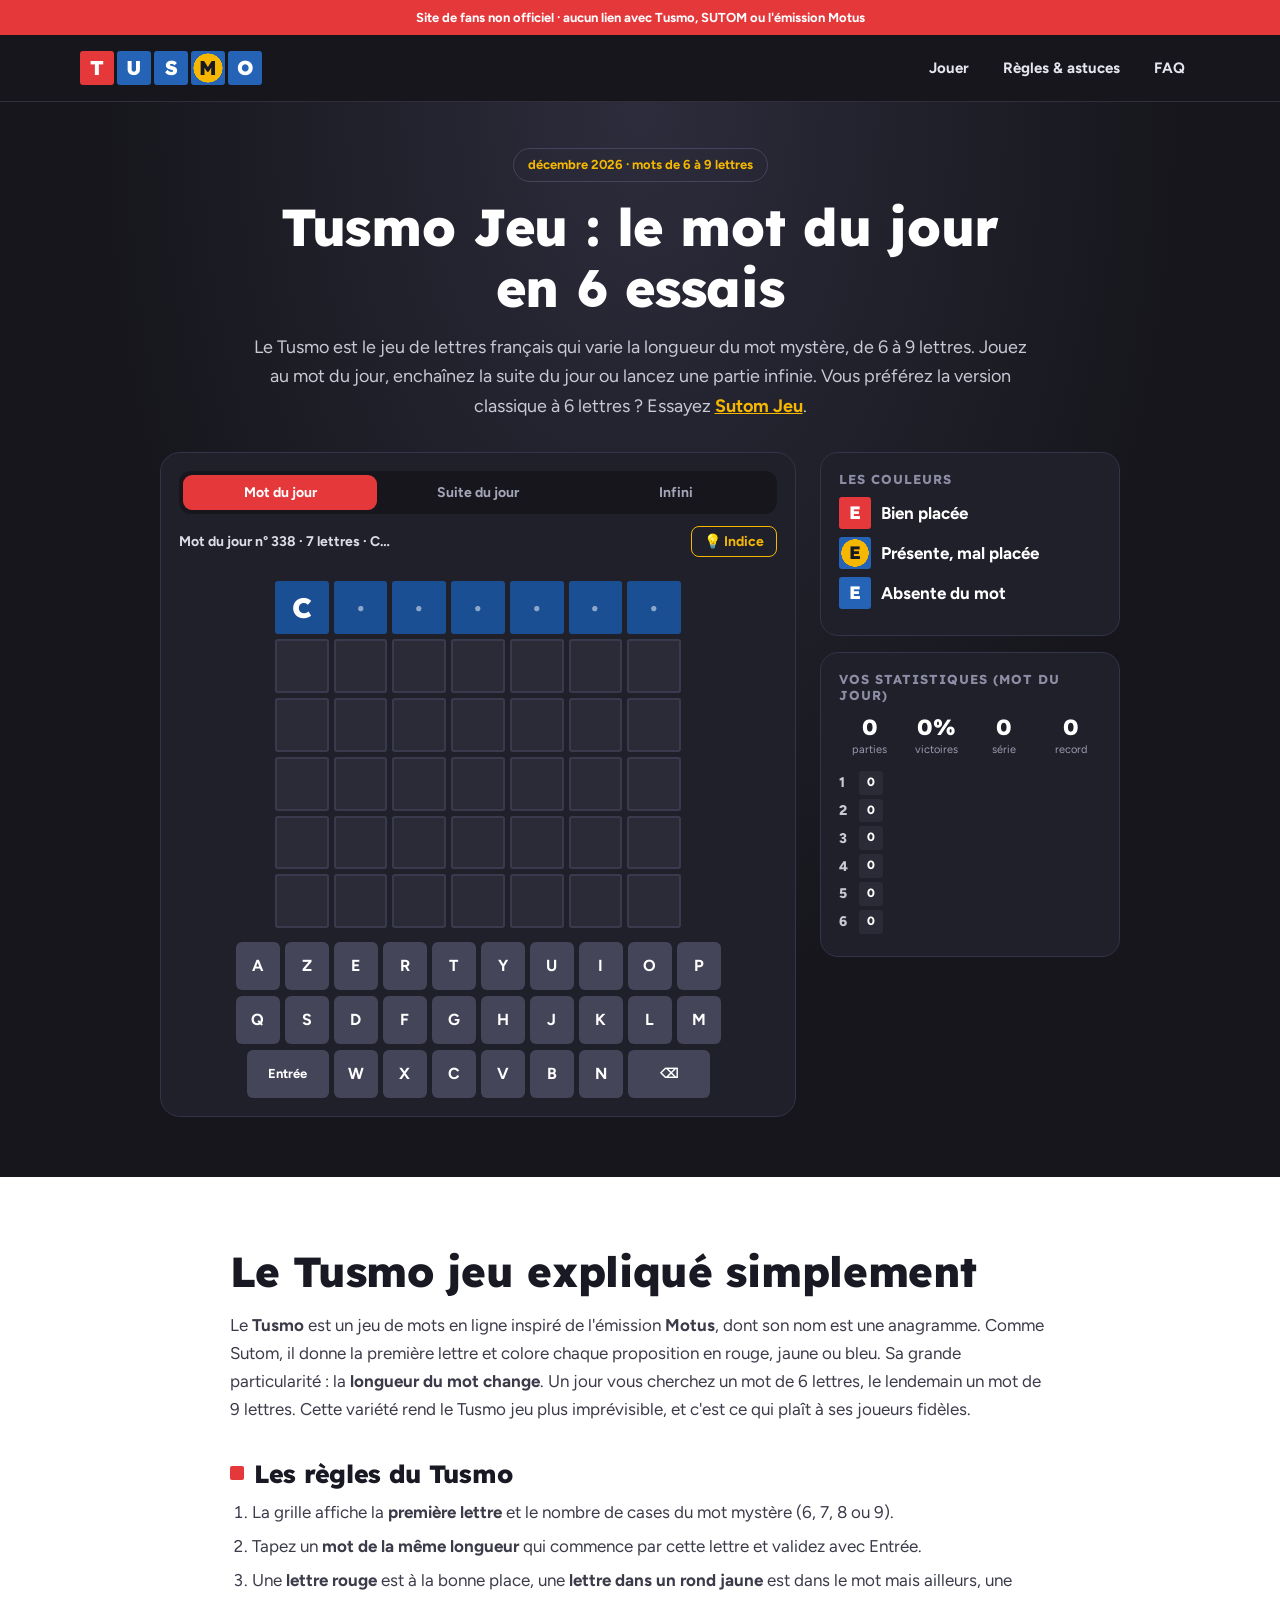
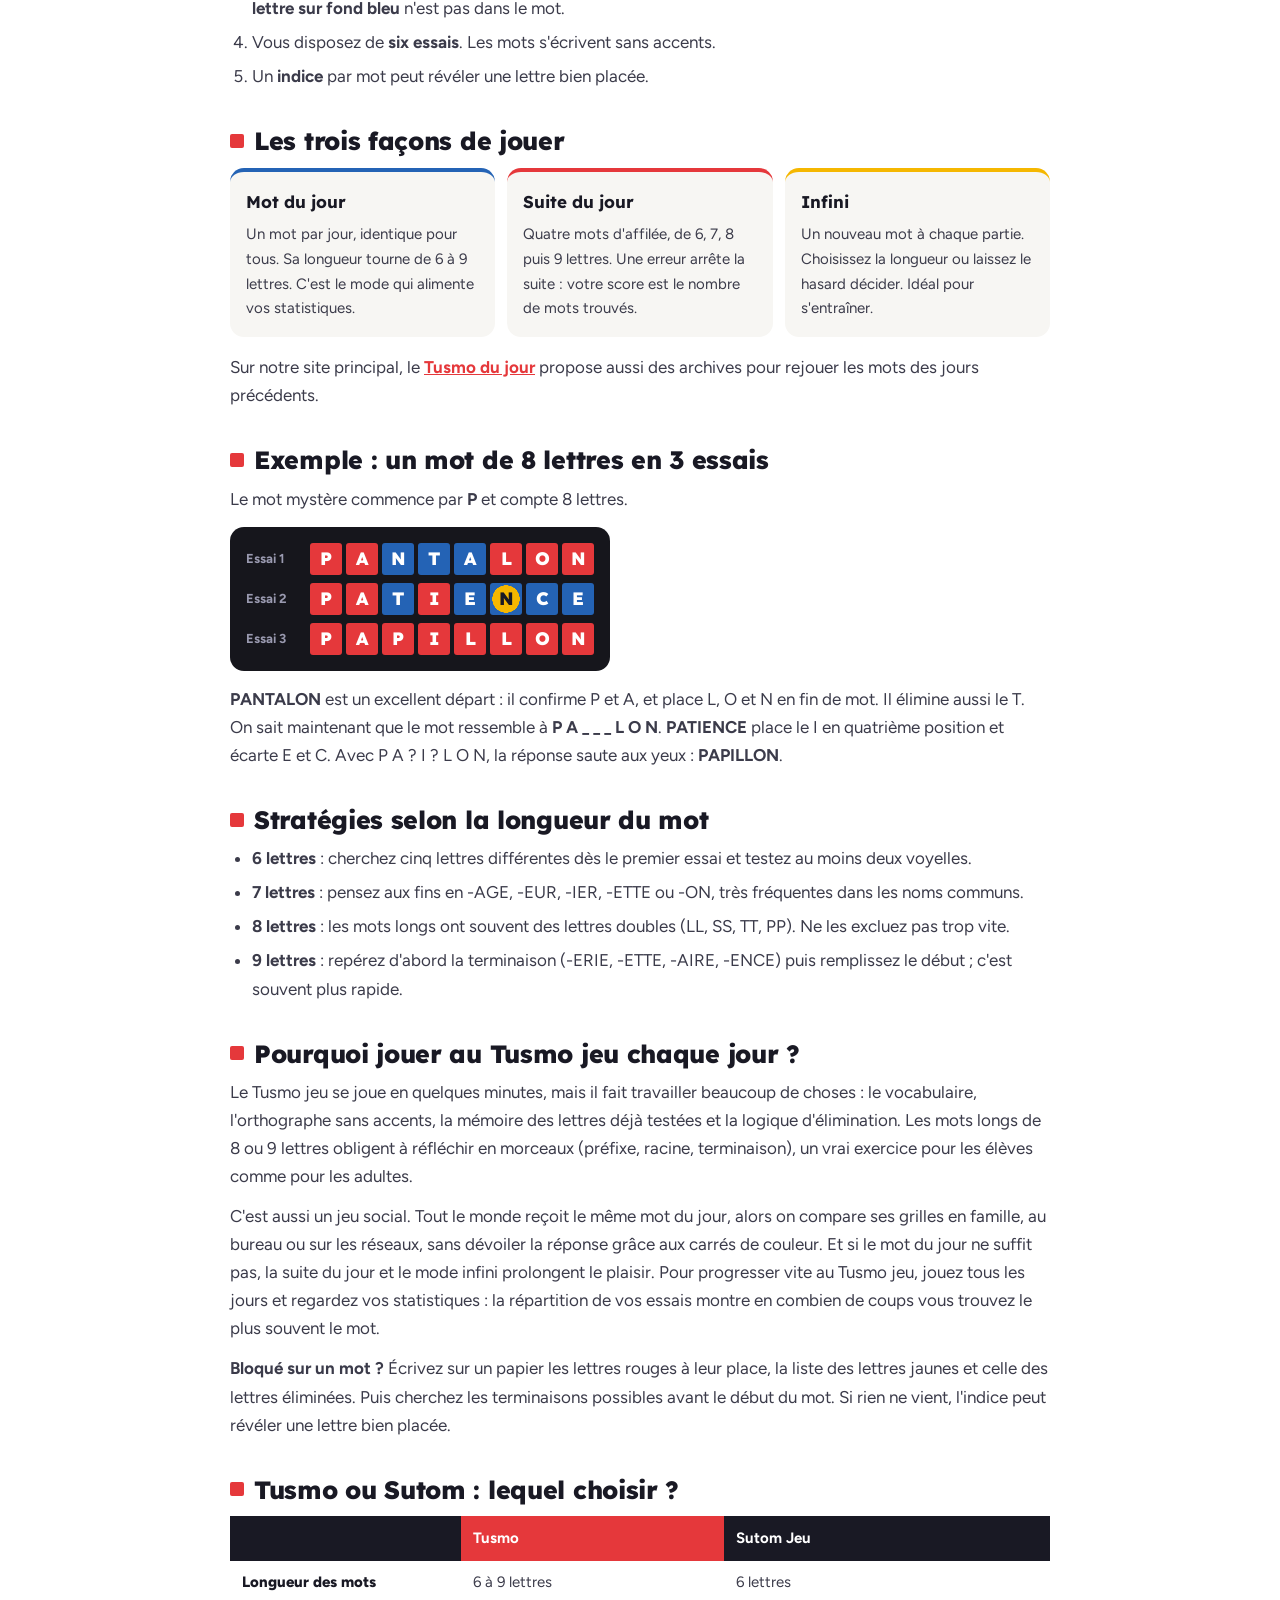
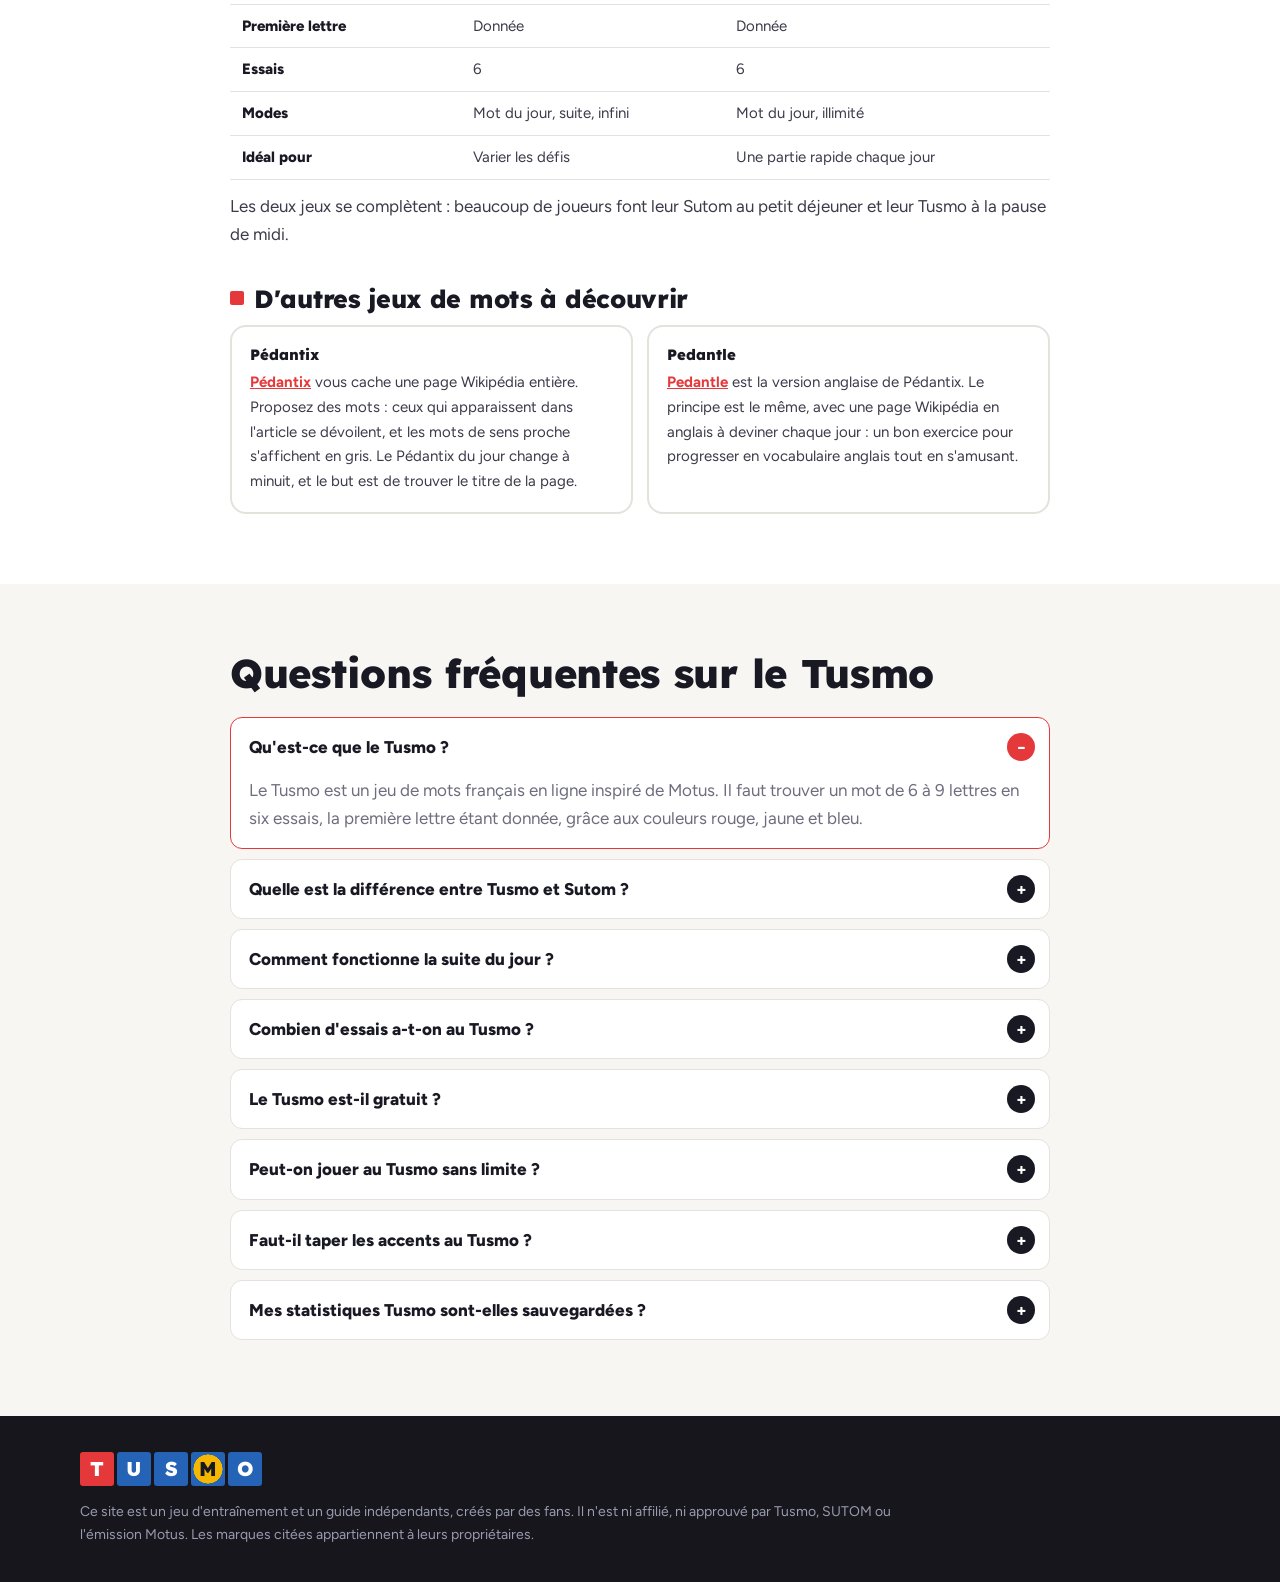
<file: index.html>
<!DOCTYPE html>
<html lang="fr">
<head>
 <meta name="google-site-verification" content="_2cjBopcNoodt6miAk3ENQZvLLurfGQB2GaKLoabiXg" />
<meta charset="UTF-8">
<meta name="viewport" content="width=device-width, initial-scale=1">
<title>Tusmo Jeu Gratuit (novembre 2026) – Mot du Jour, Suite et Partie Infinie</title>
<meta name="description" content="Jouez au Tusmo gratuitement : trouvez des mots de 6 à 9 lettres en 6 essais, première lettre donnée. Mot du jour, suite du jour de 4 mots, partie infinie, règles et stratégies.">
<meta name="robots" content="index, follow">
<meta property="og:title" content="Tusmo Jeu – Mot du jour, suite du jour et partie infinie">
<meta property="og:description" content="Le jeu de mots Tusmo en ligne : mots de 6 à 9 lettres, carrés rouges et ronds jaunes. Règles, astuces par longueur de mot et statistiques.">
<meta property="og:type" content="website">
<meta property="og:locale" content="fr_FR">
<link rel="preconnect" href="https://fonts.googleapis.com">
<link rel="preconnect" href="https://fonts.gstatic.com" crossorigin>
<link href="https://fonts.googleapis.com/css2?family=Lexend:wght@500;700;800&family=Figtree:wght@400;600;700;800&display=swap" rel="stylesheet">
<link rel="stylesheet" href="style.css">
<script type="application/ld+json">
{
 "@context": "https://schema.org",
 "@type": "FAQPage",
 "mainEntity": [
  {
   "@type": "Question",
   "name": "Qu'est-ce que le Tusmo ?",
   "acceptedAnswer": {
    "@type": "Answer",
    "text": "Le Tusmo est un jeu de mots français en ligne inspiré de Motus. Il faut trouver un mot de 6 à 9 lettres en six essais, la première lettre étant donnée, grâce aux couleurs rouge, jaune et bleu."
   }
  },
  {
   "@type": "Question",
   "name": "Quelle est la différence entre Tusmo et Sutom ?",
   "acceptedAnswer": {
    "@type": "Answer",
    "text": "Les deux jeux utilisent les mêmes couleurs et donnent la première lettre. Le Tusmo fait varier la longueur du mot de 6 à 9 lettres et propose une suite de quatre mots, alors que Sutom Jeu se joue avec des mots de 6 lettres."
   }
  },
  {
   "@type": "Question",
   "name": "Comment fonctionne la suite du jour ?",
   "acceptedAnswer": {
    "@type": "Answer",
    "text": "La suite du jour enchaîne quatre mots de 6, 7, 8 et 9 lettres. Chaque mot se joue en six essais. Si vous en ratez un, la suite s'arrête et votre score est le nombre de mots trouvés."
   }
  },
  {
   "@type": "Question",
   "name": "Combien d'essais a-t-on au Tusmo ?",
   "acceptedAnswer": {
    "@type": "Answer",
    "text": "Vous avez six essais par mot, quelle que soit sa longueur. Un indice par mot peut révéler une lettre bien placée."
   }
  },
  {
   "@type": "Question",
   "name": "Le Tusmo est-il gratuit ?",
   "acceptedAnswer": {
    "@type": "Answer",
    "text": "Oui. Le Tusmo se joue gratuitement dans le navigateur, sur mobile ou ordinateur, sans inscription ni téléchargement."
   }
  },
  {
   "@type": "Question",
   "name": "Peut-on jouer au Tusmo sans limite ?",
   "acceptedAnswer": {
    "@type": "Answer",
    "text": "Oui, avec le mode Infini. Un nouveau mot est tiré à chaque partie et vous pouvez choisir sa longueur, de 6 à 9 lettres."
   }
  },
  {
   "@type": "Question",
   "name": "Faut-il taper les accents au Tusmo ?",
   "acceptedAnswer": {
    "@type": "Answer",
    "text": "Non. Les mots s'écrivent sans accents ni cédilles. Si vous tapez une lettre accentuée au clavier, elle est convertie automatiquement en lettre simple."
   }
  },
  {
   "@type": "Question",
   "name": "Mes statistiques Tusmo sont-elles sauvegardées ?",
   "acceptedAnswer": {
    "@type": "Answer",
    "text": "Oui, dans votre navigateur. Parties jouées, pourcentage de victoires, série en cours et répartition des essais sont gardés sur votre appareil, sans compte."
   }
  }
 ]
}
</script>
</head>
<body>

<div class="notice">Site de fans non officiel · aucun lien avec Tusmo, SUTOM ou l'émission Motus</div>

<header class="top">
  <div class="wrap top-in">
    <a href="#" class="brand" aria-label="Tusmo"><span class="lg r">T</span><span class="lg">U</span><span class="lg">S</span><span class="lg y">M</span><span class="lg">O</span></a>
    <button class="hamb" aria-label="Ouvrir le menu" aria-expanded="false"><span></span><span></span><span></span></button>
    <nav class="nav" aria-label="Menu principal">
      <a href="#jeu">Jouer</a>
      <a href="#regles">Règles &amp; astuces</a>
      <a href="#faq">FAQ</a>
    </nav>
  </div>
</header>

<main>
<section class="hero">
  <div class="wrap">
    <div class="h-head">
      <p class="kick"><span class="cm">novembre 2026</span> · mots de 6 à 9 lettres</p>
      <h1>Tusmo Jeu : le mot du jour en 6 essais</h1>
      <p class="lead">Le Tusmo est le jeu de lettres français qui varie la longueur du mot mystère, de 6 à 9 lettres. Jouez au mot du jour, enchaînez la suite du jour ou lancez une partie infinie. Vous préférez la version classique à 6 lettres ? Essayez <a href="https://sutomjeu.com/">Sutom Jeu</a>.</p>
    </div>
    <div class="play">
      <div class="game" id="jeu">
        <div class="modes" role="tablist" aria-label="Mode de jeu">
          <button type="button" class="on" data-m="jour" role="tab" aria-selected="true">Mot du jour</button>
          <button type="button" data-m="suite" role="tab" aria-selected="false">Suite du jour</button>
          <button type="button" data-m="libre" role="tab" aria-selected="false">Infini</button>
        </div>
        <div class="g-bar">
          <p class="g-info" id="info"></p>
          <select id="len" aria-label="Longueur du mot" hidden><option value="0">Longueur aléatoire</option><option value="6">6 lettres</option><option value="7">7 lettres</option><option value="8">8 lettres</option><option value="9">9 lettres</option></select>
          <button type="button" class="hint" id="hint">💡 Indice</button>
        </div>
        <div class="steps" id="steps" hidden></div>
        <div class="grid" id="grid" aria-live="polite"></div>
        <div class="kb" id="kb" aria-label="Clavier"></div>
        <div class="end" id="end" hidden></div>
      </div>
      <aside class="side">
        <div class="legend">
          <p class="s-h">Les couleurs</p>
          <p><span class="sq r">E</span> Bien placée</p>
          <p><span class="sq y">E</span> Présente, mal placée</p>
          <p><span class="sq b">E</span> Absente du mot</p>
        </div>
        <div class="stats">
          <p class="s-h">Vos statistiques (mot du jour)</p>
          <div class="st-n" id="stN"></div>
          <div class="dist" id="dist"></div>
        </div>
      </aside>
    </div>
  </div>
</section>

<section class="guide" id="regles">
  <div class="wrap g-in">
    <article class="prose">
      <h2>Le Tusmo jeu expliqué simplement</h2>
      <p>Le <b>Tusmo</b> est un jeu de mots en ligne inspiré de l'émission <b>Motus</b>, dont son nom est une anagramme. Comme Sutom, il donne la première lettre et colore chaque proposition en rouge, jaune ou bleu. Sa grande particularité : la <b>longueur du mot change</b>. Un jour vous cherchez un mot de 6 lettres, le lendemain un mot de 9 lettres. Cette variété rend le Tusmo jeu plus imprévisible, et c'est ce qui plaît à ses joueurs fidèles.</p>

      <h3>Les règles du Tusmo</h3>
      <ol>
        <li>La grille affiche la <b>première lettre</b> et le nombre de cases du mot mystère (6, 7, 8 ou 9).</li>
        <li>Tapez un <b>mot de la même longueur</b> qui commence par cette lettre et validez avec Entrée.</li>
        <li>Une <b>lettre rouge</b> est à la bonne place, une <b>lettre dans un rond jaune</b> est dans le mot mais ailleurs, une <b>lettre sur fond bleu</b> n'est pas dans le mot.</li>
        <li>Vous disposez de <b>six essais</b>. Les mots s'écrivent sans accents.</li>
        <li>Un <b>indice</b> par mot peut révéler une lettre bien placée.</li>
      </ol>

      <h3>Les trois façons de jouer</h3>
      <div class="modes-c">
        <div><b>Mot du jour</b><p>Un mot par jour, identique pour tous. Sa longueur tourne de 6 à 9 lettres. C'est le mode qui alimente vos statistiques.</p></div>
        <div><b>Suite du jour</b><p>Quatre mots d'affilée, de 6, 7, 8 puis 9 lettres. Une erreur arrête la suite : votre score est le nombre de mots trouvés.</p></div>
        <div><b>Infini</b><p>Un nouveau mot à chaque partie. Choisissez la longueur ou laissez le hasard décider. Idéal pour s'entraîner.</p></div>
      </div>
      <p>Sur notre site principal, le <a href="https://sutomjeu.com/tusmo/">Tusmo du jour</a> propose aussi des archives pour rejouer les mots des jours précédents.</p>

      <h3>Exemple : un mot de 8 lettres en 3 essais</h3>
      <p>Le mot mystère commence par <b>P</b> et compte 8 lettres.</p>
      <div class="ex">
        <div class="ex-row"><span class="ex-n">Essai 1</span><span class="sq r">P</span><span class="sq r">A</span><span class="sq b">N</span><span class="sq b">T</span><span class="sq b">A</span><span class="sq r">L</span><span class="sq r">O</span><span class="sq r">N</span></div>
        <div class="ex-row"><span class="ex-n">Essai 2</span><span class="sq r">P</span><span class="sq r">A</span><span class="sq b">T</span><span class="sq r">I</span><span class="sq b">E</span><span class="sq y">N</span><span class="sq b">C</span><span class="sq b">E</span></div>
        <div class="ex-row"><span class="ex-n">Essai 3</span><span class="sq r">P</span><span class="sq r">A</span><span class="sq r">P</span><span class="sq r">I</span><span class="sq r">L</span><span class="sq r">L</span><span class="sq r">O</span><span class="sq r">N</span></div>
      </div>
      <p><b>PANTALON</b> est un excellent départ : il confirme P et A, et place L, O et N en fin de mot. Il élimine aussi le T. On sait maintenant que le mot ressemble à <b>P A _ _ _ L O N</b>. <b>PATIENCE</b> place le I en quatrième position et écarte E et C. Avec P A ? I ? L O N, la réponse saute aux yeux : <b>PAPILLON</b>.</p>

      <h3>Stratégies selon la longueur du mot</h3>
      <ul>
        <li><b>6 lettres</b> : cherchez cinq lettres différentes dès le premier essai et testez au moins deux voyelles.</li>
        <li><b>7 lettres</b> : pensez aux fins en -AGE, -EUR, -IER, -ETTE ou -ON, très fréquentes dans les noms communs.</li>
        <li><b>8 lettres</b> : les mots longs ont souvent des lettres doubles (LL, SS, TT, PP). Ne les excluez pas trop vite.</li>
        <li><b>9 lettres</b> : repérez d'abord la terminaison (-ERIE, -ETTE, -AIRE, -ENCE) puis remplissez le début ; c'est souvent plus rapide.</li>
      </ul>

      <h3>Pourquoi jouer au Tusmo jeu chaque jour ?</h3>
      <p>Le Tusmo jeu se joue en quelques minutes, mais il fait travailler beaucoup de choses : le vocabulaire, l'orthographe sans accents, la mémoire des lettres déjà testées et la logique d'élimination. Les mots longs de 8 ou 9 lettres obligent à réfléchir en morceaux (préfixe, racine, terminaison), un vrai exercice pour les élèves comme pour les adultes.</p>
      <p>C'est aussi un jeu social. Tout le monde reçoit le même mot du jour, alors on compare ses grilles en famille, au bureau ou sur les réseaux, sans dévoiler la réponse grâce aux carrés de couleur. Et si le mot du jour ne suffit pas, la suite du jour et le mode infini prolongent le plaisir. Pour progresser vite au Tusmo jeu, jouez tous les jours et regardez vos statistiques : la répartition de vos essais montre en combien de coups vous trouvez le plus souvent le mot.</p>
      <p><b>Bloqué sur un mot ?</b> Écrivez sur un papier les lettres rouges à leur place, la liste des lettres jaunes et celle des lettres éliminées. Puis cherchez les terminaisons possibles avant le début du mot. Si rien ne vient, l'indice peut révéler une lettre bien placée.</p>

      <h3>Tusmo ou Sutom : lequel choisir ?</h3>
      <div class="tbl">
        <table>
          <thead><tr><th></th><th>Tusmo</th><th>Sutom Jeu</th></tr></thead>
          <tbody>
            <tr><td>Longueur des mots</td><td>6 à 9 lettres</td><td>6 lettres</td></tr>
            <tr><td>Première lettre</td><td>Donnée</td><td>Donnée</td></tr>
            <tr><td>Essais</td><td>6</td><td>6</td></tr>
            <tr><td>Modes</td><td>Mot du jour, suite, infini</td><td>Mot du jour, illimité</td></tr>
            <tr><td>Idéal pour</td><td>Varier les défis</td><td>Une partie rapide chaque jour</td></tr>
          </tbody>
        </table>
      </div>
      <p>Les deux jeux se complètent : beaucoup de joueurs font leur Sutom au petit déjeuner et leur Tusmo à la pause de midi.</p>

      <h3>D'autres jeux de mots à découvrir</h3>
      <div class="others">
        <div class="o-card">
          <p class="o-t">Pédantix</p>
          <p><a href="https://sutomjeu.com/pedantix/">Pédantix</a> vous cache une page Wikipédia entière. Proposez des mots : ceux qui apparaissent dans l'article se dévoilent, et les mots de sens proche s'affichent en gris. Le Pédantix du jour change à minuit, et le but est de trouver le titre de la page.</p>
        </div>
        <div class="o-card">
          <p class="o-t">Pedantle</p>
          <p><a href="https://sutomjeu.com/pedantle/">Pedantle</a> est la version anglaise de Pédantix. Le principe est le même, avec une page Wikipédia en anglais à deviner chaque jour : un bon exercice pour progresser en vocabulaire anglais tout en s'amusant.</p>
        </div>
      </div>
    </article>
  </div>
</section>

<section class="faq" id="faq">
  <div class="wrap faq-in">
    <h2>Questions fréquentes sur le Tusmo</h2>
    <details open><summary>Qu&#x27;est-ce que le Tusmo ?</summary><p>Le Tusmo est un jeu de mots français en ligne inspiré de Motus. Il faut trouver un mot de 6 à 9 lettres en six essais, la première lettre étant donnée, grâce aux couleurs rouge, jaune et bleu.</p></details>
    <details><summary>Quelle est la différence entre Tusmo et Sutom ?</summary><p>Les deux jeux utilisent les mêmes couleurs et donnent la première lettre. Le Tusmo fait varier la longueur du mot de 6 à 9 lettres et propose une suite de quatre mots, alors que Sutom Jeu se joue avec des mots de 6 lettres.</p></details>
    <details><summary>Comment fonctionne la suite du jour ?</summary><p>La suite du jour enchaîne quatre mots de 6, 7, 8 et 9 lettres. Chaque mot se joue en six essais. Si vous en ratez un, la suite s&#x27;arrête et votre score est le nombre de mots trouvés.</p></details>
    <details><summary>Combien d&#x27;essais a-t-on au Tusmo ?</summary><p>Vous avez six essais par mot, quelle que soit sa longueur. Un indice par mot peut révéler une lettre bien placée.</p></details>
    <details><summary>Le Tusmo est-il gratuit ?</summary><p>Oui. Le Tusmo se joue gratuitement dans le navigateur, sur mobile ou ordinateur, sans inscription ni téléchargement.</p></details>
    <details><summary>Peut-on jouer au Tusmo sans limite ?</summary><p>Oui, avec le mode Infini. Un nouveau mot est tiré à chaque partie et vous pouvez choisir sa longueur, de 6 à 9 lettres.</p></details>
    <details><summary>Faut-il taper les accents au Tusmo ?</summary><p>Non. Les mots s&#x27;écrivent sans accents ni cédilles. Si vous tapez une lettre accentuée au clavier, elle est convertie automatiquement en lettre simple.</p></details>
    <details><summary>Mes statistiques Tusmo sont-elles sauvegardées ?</summary><p>Oui, dans votre navigateur. Parties jouées, pourcentage de victoires, série en cours et répartition des essais sont gardés sur votre appareil, sans compte.</p></details>
  </div>
</section>
</main>

<footer class="foot">
  <div class="wrap">
    <a href="#" class="brand" aria-label="Tusmo"><span class="lg r">T</span><span class="lg">U</span><span class="lg">S</span><span class="lg y">M</span><span class="lg">O</span></a>
    <p>Ce site est un jeu d'entraînement et un guide indépendants, créés par des fans. Il n'est ni affilié, ni approuvé par Tusmo, SUTOM ou l'émission Motus. Les marques citées appartiennent à leurs propriétaires.</p>
  </div>
</footer>

<div class="toast" id="toast" role="status" hidden></div>

<script>
(function(){
  var W={"6": ["ACTEUR", "AGNEAU", "ANANAS", "ANIMAL", "ARGENT", "AVOCAT", "AVENIR", "ALERTE", "ARCADE", "BALADE", "BALCON", "BALLON", "BANANE", "BANQUE", "BARQUE", "BASSIN", "BATEAU", "BEURRE", "BILLET", "BOUCHE", "BOUCLE", "BOUGIE", "BOUTON", "BRIQUE", "BUREAU", "CADEAU", "CAHIER", "CAMION", "CANARD", "CANAPE", "CARNET", "CARTON", "CASQUE", "CERCLE", "CERISE", "CHAISE", "CHALET", "CHANCE", "CHARME", "CHATON", "CHEMIN", "CHEVAL", "CINEMA", "CITRON", "CLOCHE", "COCHON", "COFFRE", "COMETE", "CORDON", "COUPLE", "COUSIN", "CRAYON", "DANGER", "DESSIN", "DOUCHE", "DRAGON", "ECLAIR", "ECORCE", "EGLISE", "ENFANT", "EPONGE", "ESCALE", "ETOILE", "FIGURE", "FLACON", "FLAMME", "FLEUVE", "FLOCON", "FOURMI", "FRAISE", "GARAGE", "GATEAU", "GIRAFE", "GLACON", "GOUTTE", "GRAINE", "HAMEAU", "HOMARD", "HUITRE", "JAMBON", "JARDIN", "JOUEUR", "JUMEAU", "LAGUNE", "LEGUME", "LETTRE", "LEZARD", "LIMACE", "MAISON", "MANCHE", "MARCHE", "MARINE", "MARRON", "MENTHE", "METIER", "MIROIR", "MOMENT", "MONTRE", "MOULIN", "MOUTON", "NATURE", "NAVIRE", "NOMBRE", "OISEAU", "ORANGE", "ORTEIL", "PALAIS", "PANIER", "PAPIER", "PARFUM", "PENSEE", "PERSIL", "PIGEON", "PILOTE", "PIMENT", "PIRATE", "PLANTE", "POTION", "POULET", "POUMON", "PRINCE", "PRISON", "PROFIL", "PUZZLE", "RADEAU", "RAISIN", "RAYURE", "REFUGE", "REGARD", "REMEDE", "RENARD", "REQUIN", "RIVAGE", "ROCHER", "ROSEAU", "SALADE", "SAUMON", "SIESTE", "SIGNAL", "SOLEIL", "SOMMET", "SOURCE", "SOURIS", "TEMPLE", "TIROIR", "TISANE", "TOMATE", "TORTUE", "TRAPPE", "TRESOR", "TRICOT", "TUNNEL", "VALISE", "VALLEE", "VERGER", "VOLCAN", "VOYAGE"], "7": ["ABRICOT", "ARMOIRE", "BALEINE", "BISCUIT", "CAROTTE", "CERVEAU", "CHAPEAU", "CHAMEAU", "CHIFFRE", "COLLINE", "COUSSIN", "CRAVATE", "DAUPHIN", "DOSSIER", "ETAGERE", "FACTEUR", "FALAISE", "FAMILLE", "FENETRE", "FROMAGE", "GALETTE", "GRENIER", "GUITARE", "HAMSTER", "HORLOGE", "INSECTE", "JOURNAL", "LICORNE", "LUMIERE", "MANTEAU", "MARMITE", "MATELAS", "MUSIQUE", "PEINTRE", "PINCEAU", "PLANETE", "POISSON", "POMPIER", "PRAIRIE", "RECETTE", "ROBINET", "SABLIER", "SEMAINE", "SERPENT", "SILENCE", "SOURCIL", "TABLEAU", "TAMBOUR", "TAUREAU", "TERRAIN", "TORNADE", "VILLAGE", "VOITURE", "BIBERON", "HOPITAL", "LAVANDE", "PISCINE", "POUSSIN", "DIAMANT"], "8": ["AVENTURE", "BATAILLE", "BROUETTE", "CAMPAGNE", "CARTABLE", "CEINTURE", "CHAMPION", "CHAUSSON", "CHEMINEE", "CHOCOLAT", "ECUREUIL", "ELEPHANT", "ESCARGOT", "HERISSON", "MONTAGNE", "MUSICIEN", "PANTALON", "PAPILLON", "PAQUEBOT", "PASTEQUE", "PATIENCE", "POUBELLE", "RAQUETTE", "RUISSEAU", "SANDWICH", "SAUCISSE", "SCORPION", "SOUVENIR", "TABOURET", "TRAINEAU", "TRICYCLE", "VAISSEAU", "VOLAILLE", "VOYAGEUR", "LUNETTES"], "9": ["BOULANGER", "BOUTEILLE", "CASSEROLE", "CHARPENTE", "CHAUSSURE", "CONFITURE", "CORNICHON", "CROISSANT", "DINOSAURE", "ENVELOPPE", "FRAMBOISE", "JARDINIER", "KANGOUROU", "LIBELLULE", "MOUSTIQUE", "PARAPLUIE", "PATISSIER", "PERROQUET", "PHARMACIE", "PRINTEMPS", "RENCONTRE", "SPECTACLE", "TELEPHONE", "TOURNESOL", "TROMPETTE"]}, TRIES=6, LENS=[6,7,8,9];
  var $=function(id){return document.getElementById(id);};
  var tt; function toast(m){ var e=$('toast'); e.textContent=m; e.hidden=false; clearTimeout(tt); tt=setTimeout(function(){e.hidden=true;},1900); }
  function store(k,v){ try{ if(v===undefined) return JSON.parse(localStorage.getItem(k)); localStorage.setItem(k,JSON.stringify(v)); }catch(e){ return null; } }
  try{ var lab=new Date().toLocaleDateString('fr-FR',{month:'long',year:'numeric'});
    document.querySelectorAll('.cm').forEach(function(e){ e.textContent=lab; });
    document.title=document.title.replace(/\([^)]*\d{4}\)/,'('+lab+')'); }catch(e){}

  function score(g,t){
    var n=t.length, res=Array(n).fill('b'), left={};
    for(var i=0;i<n;i++){ if(g[i]===t[i]) res[i]='r'; else left[t[i]]=(left[t[i]]||0)+1; }
    for(i=0;i<n;i++){ if(res[i]!=='r'&&left[g[i]]){ res[i]='y'; left[g[i]]--; } }
    return res;
  }
  var d=new Date(), dayKey=d.getFullYear()+'-'+(d.getMonth()+1)+'-'+d.getDate();
  var dayNo=Math.floor((Date.UTC(d.getFullYear(),d.getMonth(),d.getDate())-Date.UTC(2026,0,1))/864e5);
  function pick(n,salt){ var L=W[n]; return L[((dayNo*31+salt*17)%L.length+L.length)%L.length]; }
  var dayLen=LENS[((dayNo%4)+4)%4];
  function game(w){ return {w:w,rows:[],cur:w[0],hint:-1,done:false,won:false}; }
  var mode='jour', G, S;

  function load(){
    if(mode==='jour'){ var s=store('tusmo-jour'); G=(s&&s.key===dayKey)?s:{key:dayKey,games:[game(pick(dayLen,0))],idx:0}; }
    else if(mode==='suite'){ var s2=store('tusmo-suite'); G=(s2&&s2.key===dayKey)?s2:{key:dayKey,words:LENS.map(function(n,i){return pick(n,i+3);}),games:[],idx:0}; if(!G.games.length) G.games.push(game(G.words[0])); }
    else { var n=+$('len').value||LENS[Math.floor(Math.random()*4)], L=W[n]; G={games:[game(L[Math.floor(Math.random()*L.length)])],idx:0}; }
    S=G.games[G.idx]; $('len').hidden=mode!=='libre'; draw();
  }
  function save(){ if(mode==='jour') store('tusmo-jour',G); else if(mode==='suite') store('tusmo-suite',G); }
  function known(){
    var n=S.w.length, k=Array(n).fill(''); k[0]=S.w[0];
    S.rows.forEach(function(g){ var r=score(g,S.w); for(var i=0;i<n;i++) if(r[i]==='r') k[i]=S.w[i]; });
    if(S.hint>0) k[S.hint]=S.w[S.hint];
    return k;
  }
  function draw(){
    var n=S.w.length;
    $('info').textContent=(mode==='jour'?'Mot du jour n° '+(dayNo+1):mode==='suite'?'Suite n° '+(dayNo+1)+' · mot '+(G.idx+1)+'/4':'Partie infinie')+' · '+n+' lettres · '+S.w[0]+'…';
    $('steps').hidden=mode!=='suite';
    if(mode==='suite') $('steps').innerHTML=G.words.map(function(w,i){ var gm=G.games[i], c=!gm?'':gm.won?'ok':gm.done?'ko':'cur'; return '<span class="'+c+'">'+w.length+'</span>'; }).join('');
    $('grid').style.setProperty('--n',n);
    var k=known(), h='';
    for(var r=0;r<TRIES;r++){
      h+='<div class="row'+(r===S.rows.length&&!S.done?' act':'')+'">';
      if(r<S.rows.length){ var g=S.rows[r], sc=score(g,S.w); for(var i=0;i<n;i++) h+='<span class="c '+sc[i]+'">'+g[i]+'</span>'; }
      else if(r===S.rows.length&&!S.done){ for(i=0;i<n;i++){ var ch=S.cur[i]; h+='<span class="c e'+(ch?' f':'')+'">'+(ch||'<i>'+(k[i]||'·')+'</i>')+'</span>'; } }
      else for(i=0;i<n;i++) h+='<span class="c e"></span>';
      h+='</div>';
    }
    $('grid').innerHTML=h;
    var st={}, RK={b:1,y:2,r:3};
    S.rows.forEach(function(g){ var sc=score(g,S.w); for(var i=0;i<n;i++){ var p=st[g[i]]; if(!p||RK[sc[i]]>RK[p]) st[g[i]]=sc[i]; } });
    document.querySelectorAll('.kb button[data-k]').forEach(function(b){ var c=st[b.dataset.k]; b.className=c?'k '+c:'k'; });
    $('hint').disabled=S.done||S.hint>=0;
    if(S.done) end(); else $('end').hidden=true;
    stats();
  }
  var KB=['AZERTYUIOP','QSDFGHJKLM','WXCVBN'];
  $('kb').innerHTML=KB.map(function(r,ix){ return '<div class="kr">'+(ix===2?'<button type="button" class="k wide" data-a="ent">Entrée</button>':'')+r.split('').map(function(c){return '<button type="button" class="k" data-k="'+c+'">'+c+'</button>';}).join('')+(ix===2?'<button type="button" class="k wide" data-a="del" aria-label="Effacer">⌫</button>':'')+'</div>'; }).join('');
  $('kb').addEventListener('click',function(e){ var b=e.target.closest('button'); if(!b) return; if(b.dataset.k) type(b.dataset.k); else if(b.dataset.a==='del') del(); else enter(); });
  document.addEventListener('keydown',function(e){
    if(e.ctrlKey||e.metaKey||e.altKey) return;
    var t=e.target; if(t&&(t.tagName==='INPUT'||t.tagName==='TEXTAREA'||t.tagName==='SELECT')) return;
    var gr=$('jeu').getBoundingClientRect(); if(gr.bottom<0||gr.top>innerHeight) return;
    if(e.key==='Enter'){ e.preventDefault(); enter(); } else if(e.key==='Backspace'){ e.preventDefault(); del(); }
    else { var c=e.key.normalize('NFD').replace(/[̀-ͯ]/g,'').toUpperCase(); if(/^[A-Z]$/.test(c)) type(c); }
  });
  function type(c){ if(S.done) return; if(!S.cur) S.cur=S.w[0]; if(S.cur.length===1&&c===S.w[0]) return; if(S.cur.length<S.w.length) S.cur+=c; draw(); }
  function del(){ if(S.done) return; if(S.cur.length>1) S.cur=S.cur.slice(0,-1); draw(); }
  function shake(){ var r=document.querySelector('.row.act'); if(r){ r.classList.remove('shake'); void r.offsetWidth; r.classList.add('shake'); } }
  function enter(){
    if(S.done) return;
    var g=S.cur, n=S.w.length;
    if(g.length<n){ toast('Le mot doit faire '+n+' lettres'); shake(); return; }
    S.rows.push(g); S.cur=S.w[0];
    if(g===S.w){ S.done=true; S.won=true; } else if(S.rows.length>=TRIES) S.done=true;
    if(S.done&&mode==='jour') record();
    save(); draw();
  }
  $('hint').addEventListener('click',function(){
    if(S.done||S.hint>=0) return;
    var k=known(), free=[]; for(var i=1;i<S.w.length;i++) if(!k[i]) free.push(i);
    if(!free.length){ toast('Toutes les lettres sont déjà trouvées !'); return; }
    S.hint=free[Math.floor(Math.random()*free.length)]; save(); draw(); toast('Indice : '+S.w[S.hint]+' en position '+(S.hint+1));
  });
  function rec(){ return store('tusmo-stats')||{p:0,w:0,streak:0,best:0,last:'',dist:[0,0,0,0,0,0]}; }
  function record(){
    var s=rec(); if(s.last===dayKey) return;
    s.p++; if(S.won){ s.w++; s.streak++; s.best=Math.max(s.best,s.streak); s.dist[S.rows.length-1]++; } else s.streak=0;
    s.last=dayKey; store('tusmo-stats',s);
  }
  function stats(){
    var s=rec(), mx=Math.max.apply(null,s.dist.concat([1]));
    $('stN').innerHTML='<p><b>'+s.p+'</b>parties</p><p><b>'+(s.p?Math.round(s.w/s.p*100):0)+'%</b>victoires</p><p><b>'+s.streak+'</b>série</p><p><b>'+s.best+'</b>record</p>';
    var cur=(mode==='jour'&&S.won)?S.rows.length:0;
    $('dist').innerHTML=s.dist.map(function(v,i){ return '<p><span>'+(i+1)+'</span><i class="'+(cur===i+1?'me':'')+'" style="width:'+Math.max(8,v/mx*100)+'%">'+v+'</i></p>'; }).join('');
  }
  function emo(g){ return g.rows.map(function(r){ return score(r,g.w).map(function(x){return x==='r'?'🟥':x==='y'?'🟡':'🟦';}).join(''); }).join('\n'); }
  function share(txt){
    var ok=false; function yes(){ ok=true; toast('Résultat copié !'); }
    function fb(){ var ta=document.createElement('textarea'); ta.value=txt; document.body.appendChild(ta); ta.select(); try{document.execCommand('copy');}catch(e){} ta.remove(); toast('Résultat copié !'); }
    if(navigator.clipboard&&navigator.clipboard.writeText){ navigator.clipboard.writeText(txt).then(yes,function(){ if(!ok){ ok=true; fb(); } }); setTimeout(function(){ if(!ok){ ok=true; fb(); } },700); } else fb();
  }
  function end(){
    var h, btns=[];
    var praise=['Génial !','Magnifique !','Bravo !','Bien joué !','Ouf !','De justesse !'];
    if(mode==='suite'){
      var found=G.games.filter(function(g){return g.won;}).length;
      if(S.won&&G.idx<3){
        h='<p class="e-h">'+praise[S.rows.length-1]+'</p><p>Mot '+(G.idx+1)+' trouvé : <b>'+S.w+'</b>. Prochain mot : '+G.words[G.idx+1].length+' lettres.</p>';
        btns.push(['next','Mot suivant →']);
      } else {
        h='<p class="e-h">'+(found===4?'Suite parfaite ! 🏆':'Suite terminée')+'</p><p>Score : <b>'+found+' / 4</b> mots.'+(S.won?'':' Le mot était <b>'+S.w+'</b>.')+'</p>';
        btns.push(['share','Partager mon score']); btns.push(['libre','Partie infinie']);
      }
    } else {
      h='<p class="e-h">'+(S.won?praise[S.rows.length-1]:'Perdu cette fois…')+'</p><p>Le mot était <b>'+S.w+'</b>'+(S.won?', trouvé en '+S.rows.length+' essai'+(S.rows.length>1?'s':''):'')+(S.hint>=0?' (avec indice)':'')+'.</p>';
      btns.push(['share','Partager ma grille']); btns.push(['libre',mode==='libre'?'Nouvelle partie':'Partie infinie']);
    }
    $('end').hidden=false;
    $('end').innerHTML=h+'<div class="e-b">'+btns.map(function(b){return '<button type="button" data-b="'+b[0]+'">'+b[1]+'</button>';}).join('')+'</div>';
    $('end').querySelectorAll('button').forEach(function(b){ b.addEventListener('click',function(){
      var a=b.dataset.b;
      if(a==='next'){ G.idx++; G.games.push(game(G.words[G.idx])); S=G.games[G.idx]; save(); draw(); }
      else if(a==='libre') setMode('libre');
      else if(mode==='suite') share('Tusmo – suite du jour n° '+(dayNo+1)+' : '+G.games.filter(function(g){return g.won;}).length+'/4\n'+G.words.map(function(w,i){var g=G.games[i];return w.length+' lettres '+(g&&g.won?'✅ '+g.rows.length+'/6':'❌');}).join('\n'));
      else share('Tusmo '+(mode==='jour'?'n° '+(dayNo+1):'partie infinie')+' · '+S.w.length+' lettres · '+(S.won?S.rows.length:'X')+'/6\n\n'+emo(S));
    }); });
  }
  function setMode(m){ mode=m; document.querySelectorAll('.modes button').forEach(function(b){ var on=b.dataset.m===m; b.classList.toggle('on',on); b.setAttribute('aria-selected',on); }); load(); }
  document.querySelectorAll('.modes button').forEach(function(b){ b.addEventListener('click',function(){ setMode(b.dataset.m); }); });
  $('len').addEventListener('change',function(){ if(mode==='libre') load(); });

  var hb=document.querySelector('.hamb'), nav=document.querySelector('.nav');
  hb.addEventListener('click',function(){ var o=nav.classList.toggle('open'); hb.setAttribute('aria-expanded',o); });
  nav.querySelectorAll('a').forEach(function(a){ a.addEventListener('click',function(){ nav.classList.remove('open'); hb.setAttribute('aria-expanded','false'); }); });

  load();
})();
</script>
</body>
</html>
</file>
<file: style.css>
:root{--bg0:#16161c;--bg1:#20202a;--bg2:#2b2b38;--blue:#2463b5;--blue2:#1b4f93;--red:#e5383b;--yel:#f5b700;--ink:#191924;--txt:#3b3b4a;--mut:#6d6d7e;--page:#f7f6f3;--line:#e4e2dc}
*{box-sizing:border-box;margin:0;padding:0}
html{scroll-behavior:smooth}
body{font-family:'Figtree',system-ui,-apple-system,'Segoe UI',Roboto,Arial,sans-serif;color:var(--txt);background:var(--page);line-height:1.65;font-size:17px;overflow-x:hidden}
a{color:var(--red);font-weight:700}
h1,h2,h3{font-family:'Lexend','Figtree',system-ui,sans-serif;font-weight:800;color:var(--ink);line-height:1.18;letter-spacing:-.3px}
.wrap{max-width:1160px;margin:0 auto;padding:0 20px}
.notice{background:var(--red);color:#fff;font-size:13px;font-weight:700;text-align:center;padding:7px 14px}

.top{position:sticky;top:0;z-index:30;background:var(--bg0);border-bottom:1px solid #2f2f3c}
.top-in{display:flex;align-items:center;justify-content:space-between;height:66px;gap:14px}
.brand{display:flex;gap:3px;text-decoration:none}
.lg{width:34px;height:34px;display:grid;place-items:center;background:var(--blue);color:#fff;font:800 20px/1 'Lexend','Figtree',sans-serif;border-radius:3px}
.lg.r{background:var(--red)}
.lg.y{background:radial-gradient(circle,var(--yel) 0 60%,var(--blue) 61%);color:var(--ink)}
.nav{display:flex;gap:4px}
.nav a{color:#e6e6ef;text-decoration:none;font-weight:700;font-size:15px;padding:9px 15px;border-radius:999px}
.nav a:hover{background:var(--bg2);color:#fff}
.hamb{display:none;flex:0 0 42px;height:42px;border:0;background:var(--bg2);border-radius:10px;cursor:pointer;flex-direction:column;justify-content:center;align-items:center;gap:4px}
.hamb span{display:block;width:18px;height:2px;background:#fff}

.hero{background:radial-gradient(ellipse at 50% 0,#2c2c3c 0,var(--bg0) 60%);color:#c9c9d6;padding:46px 0 60px}
.h-head{text-align:center;max-width:780px;margin:0 auto 30px}
.kick{display:inline-block;border:1px solid #44445a;color:var(--yel);font-weight:700;font-size:13px;padding:5px 14px;border-radius:999px;margin-bottom:14px}
.hero h1{color:#fff;font-size:clamp(32px,4.6vw,52px)}
.lead{margin-top:14px;font-size:18px}
.lead a{color:var(--yel)}
.play{display:grid;grid-template-columns:minmax(0,1fr) 300px;gap:24px;max-width:960px;margin:0 auto;align-items:start}
.game{background:var(--bg1);border-radius:20px;padding:18px;border:1px solid #33334a}
.modes{display:grid;grid-template-columns:repeat(3,1fr);background:var(--bg0);border-radius:12px;padding:4px;gap:4px;margin-bottom:12px}
.modes button{border:0;background:none;color:#a5a5ba;font:700 14px 'Figtree',sans-serif;padding:9px 6px;border-radius:9px;cursor:pointer}
.modes button.on{background:var(--red);color:#fff}
.g-bar{display:flex;align-items:center;gap:8px;margin-bottom:12px;flex-wrap:wrap}
.g-info{flex:1;font-size:14px;font-weight:700;color:#dcdce8;min-width:160px}
#len{font:600 14px 'Figtree',sans-serif;background:var(--bg2);color:#fff;border:1px solid #444458;border-radius:8px;padding:6px 8px}
.hint{border:1px solid var(--yel);background:none;color:var(--yel);font:700 14px 'Figtree',sans-serif;padding:6px 12px;border-radius:8px;cursor:pointer}
.hint:disabled{opacity:.35;cursor:default}
.steps{display:flex;gap:6px;justify-content:center;margin-bottom:12px}
.steps span{width:38px;height:26px;border-radius:13px;background:var(--bg2);color:#888;font-size:13px;font-weight:800;display:grid;place-items:center}
.steps span.cur{background:var(--blue);color:#fff}.steps span.ok{background:#2e9d5b;color:#fff}.steps span.ko{background:var(--red);color:#fff}
.grid{--n:6;display:flex;flex-direction:column;gap:5px;align-items:center;margin-bottom:14px}
.row{display:grid;grid-template-columns:repeat(var(--n),1fr);gap:5px;width:100%;max-width:calc(var(--n)*58px)}
.c{aspect-ratio:1;display:grid;place-items:center;background:var(--blue);color:#fff;font:800 clamp(18px,3.6vw,28px)/1 'Lexend','Figtree',sans-serif;border-radius:3px}
.c.e{background:var(--bg2);box-shadow:inset 0 0 0 2px #3a3a4e}
.c.e i{font-style:normal;color:#666680}
.row.act .c.e{background:var(--blue2);box-shadow:none}
.row.act .c.e i{color:rgba(255,255,255,.5)}
.c.r{background:var(--red)}
.c.y{background:radial-gradient(circle,var(--yel) 0 60%,var(--blue) 61%);color:var(--ink)}
.c.r,.c.y,.c.b{animation:pop .3s ease both}
.row .c:nth-child(2){animation-delay:.05s}.row .c:nth-child(3){animation-delay:.1s}.row .c:nth-child(4){animation-delay:.15s}.row .c:nth-child(5){animation-delay:.2s}.row .c:nth-child(6){animation-delay:.25s}.row .c:nth-child(7){animation-delay:.3s}.row .c:nth-child(8){animation-delay:.35s}.row .c:nth-child(9){animation-delay:.4s}
@keyframes pop{from{transform:scale(.6);opacity:.3}to{transform:none;opacity:1}}
.row.shake{animation:shake .4s}
@keyframes shake{20%,60%{transform:translateX(-7px)}40%,80%{transform:translateX(7px)}}
.kb{display:flex;flex-direction:column;gap:6px}
.kr{display:flex;gap:5px;justify-content:center}
.k{flex:1 1 0;max-width:44px;min-width:0;height:48px;border:0;border-radius:6px;background:#45455a;color:#fff;font:700 16px 'Figtree',sans-serif;cursor:pointer;padding:0}
.k.wide{max-width:82px;flex:1.7 1 0;font-size:13px}
.k:hover{filter:brightness(1.15)}
.k.r{background:var(--red)}.k.y{background:var(--yel);color:var(--ink)}.k.b{background:#23232d;color:#5f5f74}
.end{margin-top:14px;background:#fff;color:var(--ink);border-radius:14px;padding:18px;text-align:center}
.e-h{font:800 24px 'Lexend','Figtree',sans-serif;color:var(--red)}
.e-b{display:flex;gap:8px;justify-content:center;flex-wrap:wrap;margin-top:12px}
.e-b button{border:0;background:var(--red);color:#fff;font:700 14px 'Figtree',sans-serif;padding:10px 16px;border-radius:9px;cursor:pointer}
.e-b button+button{background:var(--ink)}
.side{display:flex;flex-direction:column;gap:16px}
.legend,.stats{background:var(--bg1);border:1px solid #33334a;border-radius:18px;padding:18px}
.s-h{font:700 13px 'Lexend','Figtree',sans-serif;text-transform:uppercase;letter-spacing:1px;color:#8d8da6;margin-bottom:10px}
.legend p:not(.s-h){display:flex;align-items:center;gap:10px;font-weight:700;color:#fff;margin-bottom:8px}
.sq{width:32px;height:32px;flex:0 0 32px;display:inline-grid;place-items:center;background:var(--blue);color:#fff;font:800 18px/1 'Lexend','Figtree',sans-serif;border-radius:3px}
.sq.r{background:var(--red)}
.sq.y{background:radial-gradient(circle,var(--yel) 0 60%,var(--blue) 61%);color:var(--ink)}
.st-n{display:grid;grid-template-columns:repeat(4,1fr);gap:6px;margin-bottom:12px}
.st-n p{text-align:center;font-size:11px;color:#9a9ab0;display:flex;flex-direction:column}
.st-n b{font:800 22px 'Lexend','Figtree',sans-serif;color:#fff}
.dist p{display:flex;align-items:center;gap:8px;margin-bottom:4px}
.dist span{width:12px;font-weight:800;color:#c9c9d6;font-size:14px}
.dist i{font-style:normal;background:var(--bg2);color:#fff;font-size:12px;font-weight:800;text-align:right;padding:2px 8px;border-radius:3px;min-width:24px}
.dist i.me{background:var(--red)}

.guide{padding:70px 0;background:#fff}
.g-in{max-width:860px}
.prose h2{font-size:clamp(30px,4vw,42px);margin-bottom:14px}
.prose h3{font-size:25px;margin:36px 0 10px;display:flex;align-items:center;gap:10px}
.prose h3:before{content:"";width:14px;height:14px;background:var(--red);flex:0 0 14px;border-radius:2px}
.prose p{margin-bottom:12px}
.prose ol,.prose ul{padding-left:22px;margin-bottom:12px}
.prose li{margin:6px 0}
.modes-c{display:grid;grid-template-columns:repeat(3,minmax(0,1fr));gap:12px;margin:12px 0 16px}
.modes-c div{background:var(--page);border-radius:14px;padding:16px;border-top:4px solid var(--blue)}
.modes-c div:nth-child(2){border-top-color:var(--red)}.modes-c div:nth-child(3){border-top-color:var(--yel)}
.modes-c b{font-family:'Lexend','Figtree',sans-serif;color:var(--ink)}
.modes-c p{font-size:15px;margin:6px 0 0}
.ex{background:var(--bg0);border-radius:14px;padding:16px;display:flex;flex-direction:column;gap:8px;margin:14px 0;width:max-content;max-width:100%}
.ex-row{display:flex;align-items:center;gap:4px}
.ex-n{color:#9a9ab0;font-weight:700;font-size:13px;width:60px;flex:0 0 60px}
.tbl{overflow-x:auto;margin:12px 0}
.tbl table{width:100%;border-collapse:collapse;min-width:440px;font-size:15px}
.tbl th{background:var(--ink);color:#fff;text-align:left;padding:10px 12px}
.tbl th:nth-child(2){background:var(--red)}
.tbl td{padding:9px 12px;border-bottom:1px solid var(--line)}
.tbl td:first-child{font-weight:800;color:var(--ink)}
.others{display:grid;grid-template-columns:repeat(2,minmax(0,1fr));gap:14px;margin-top:12px}
.o-card{border:2px solid var(--line);border-radius:16px;padding:18px}
.o-card p{font-size:15px;margin:0}
.o-t{font:800 20px 'Lexend','Figtree',sans-serif;color:var(--ink);margin-bottom:6px!important}

.faq{padding:66px 0}
.faq-in{max-width:860px}
.faq h2{font-size:clamp(30px,3.8vw,40px);margin-bottom:20px}
.faq details{background:#fff;border-radius:12px;margin-bottom:10px;border:1px solid var(--line)}
.faq details[open]{border-color:var(--red)}
.faq summary{cursor:pointer;font-weight:800;color:var(--ink);padding:15px 54px 15px 18px;list-style:none;position:relative}
.faq summary::-webkit-details-marker{display:none}
.faq summary:after{content:"+";position:absolute;right:14px;top:50%;transform:translateY(-50%);width:28px;height:28px;border-radius:50%;background:var(--ink);color:#fff;text-align:center;line-height:28px;font-weight:800}
.faq details[open] summary:after{content:"−";background:var(--red)}
.faq details p{padding:0 18px 16px;color:var(--mut)}

.foot{background:var(--bg0);color:#9a9ab0;padding:36px 0}
.foot .wrap{display:flex;flex-direction:column;gap:14px}
.foot p{font-size:14px;max-width:820px}

.toast{position:fixed;left:50%;top:84px;transform:translateX(-50%);background:#fff;color:var(--ink);padding:11px 20px;border-radius:10px;font-weight:800;z-index:50;box-shadow:0 10px 30px rgba(0,0,0,.3);max-width:calc(100% - 32px);text-align:center}
.toast[hidden]{display:none}

@media (max-width:900px){
  .play{grid-template-columns:minmax(0,1fr)}
  .side{display:grid;grid-template-columns:minmax(0,1fr) minmax(0,1fr)}
}
@media (max-width:760px){
  .hamb{display:flex}
  .nav{display:none;position:absolute;top:66px;left:0;right:0;background:var(--bg0);flex-direction:column;padding:10px 16px 16px;border-bottom:3px solid var(--red)}
  .nav.open{display:flex}
  .nav a{padding:12px}
  .modes-c,.others{grid-template-columns:minmax(0,1fr)}
}
@media (max-width:560px){
  body{font-size:16px}
  .wrap{padding:0 16px}
  .hero{padding:34px 0 46px}
  .lg{width:30px;height:30px;font-size:18px}
  .game{padding:12px;border-radius:16px}
  .modes button{font-size:13px;padding:8px 3px}
  .side{grid-template-columns:minmax(0,1fr)}
  .row{gap:4px}.grid{gap:4px}
  .kr{gap:4px}
  .k{height:46px;font-size:15px}
  .k.wide{font-size:11px}
  .ex .sq{width:28px;height:28px;flex-basis:28px;font-size:16px}
  .ex-n{display:none}
}
@media (max-width:360px){.ex .sq{width:25px;height:25px;flex-basis:25px;font-size:14px}}
</file>
